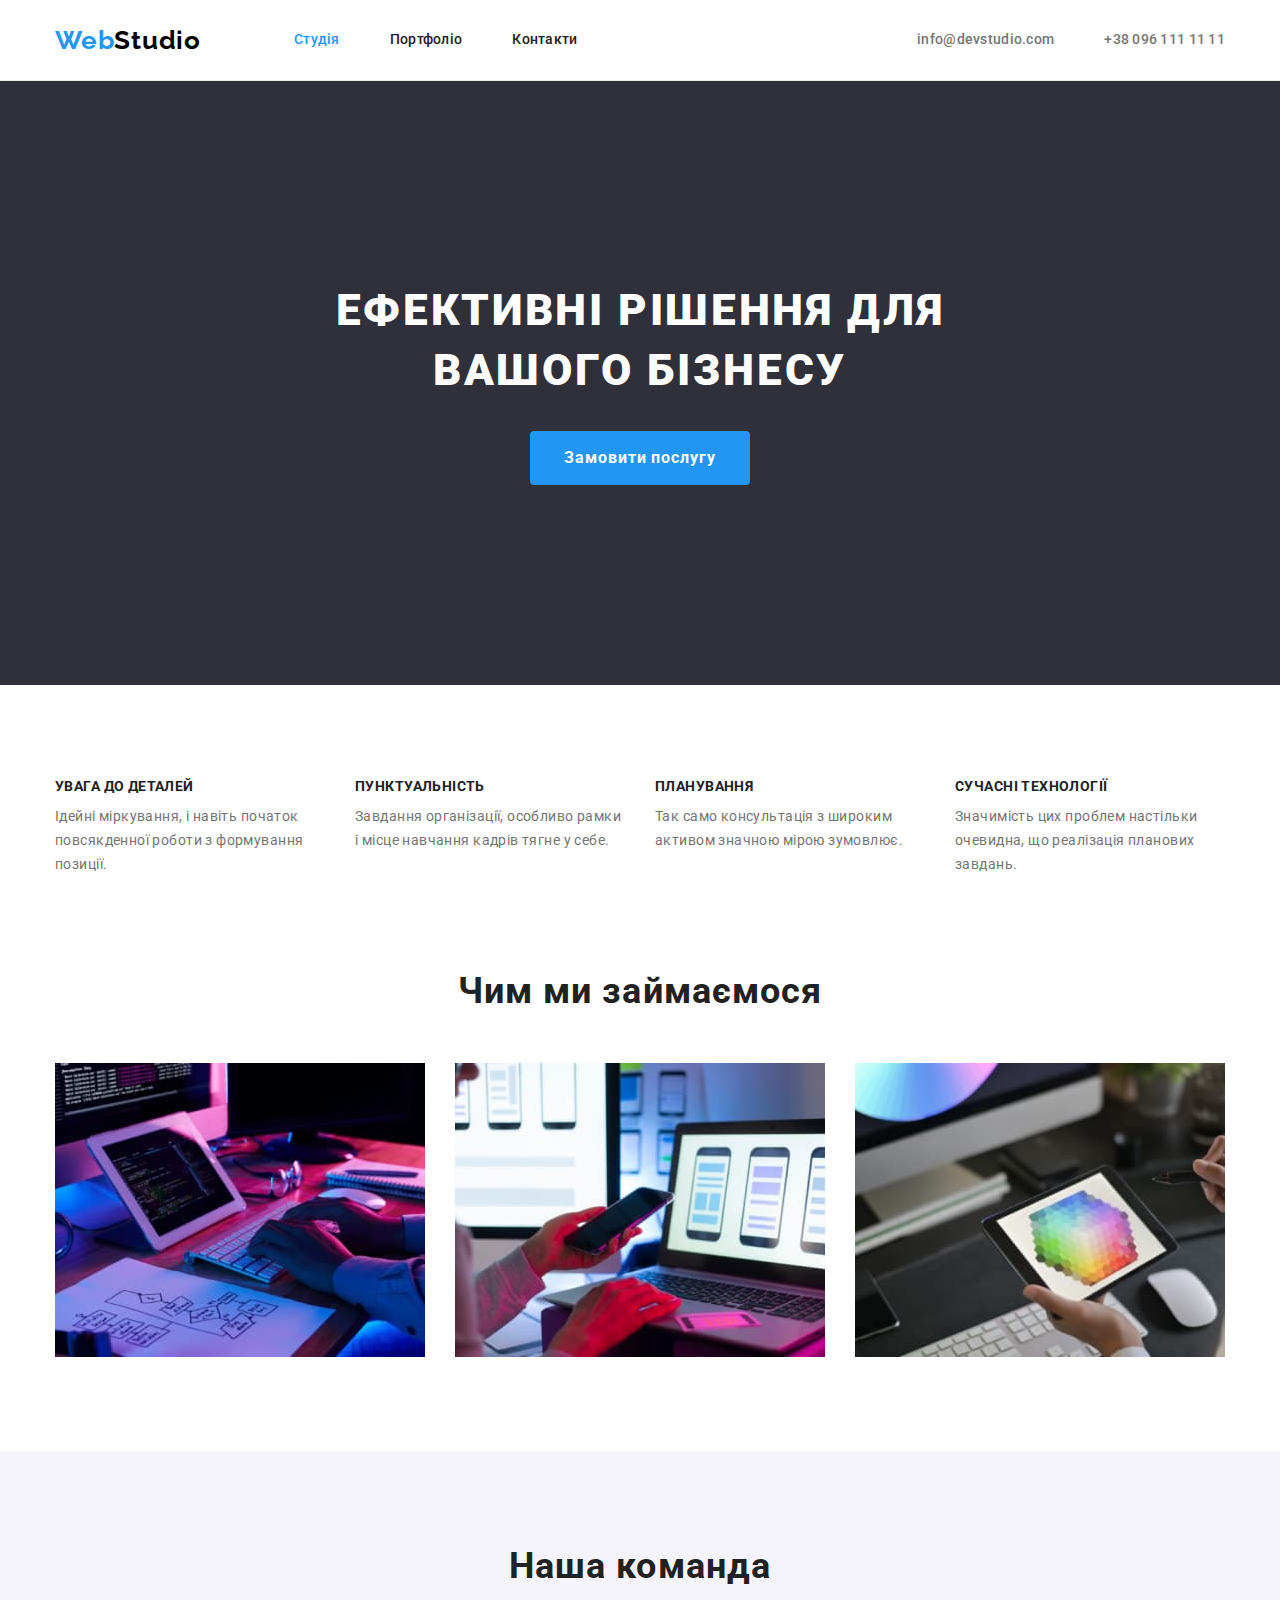
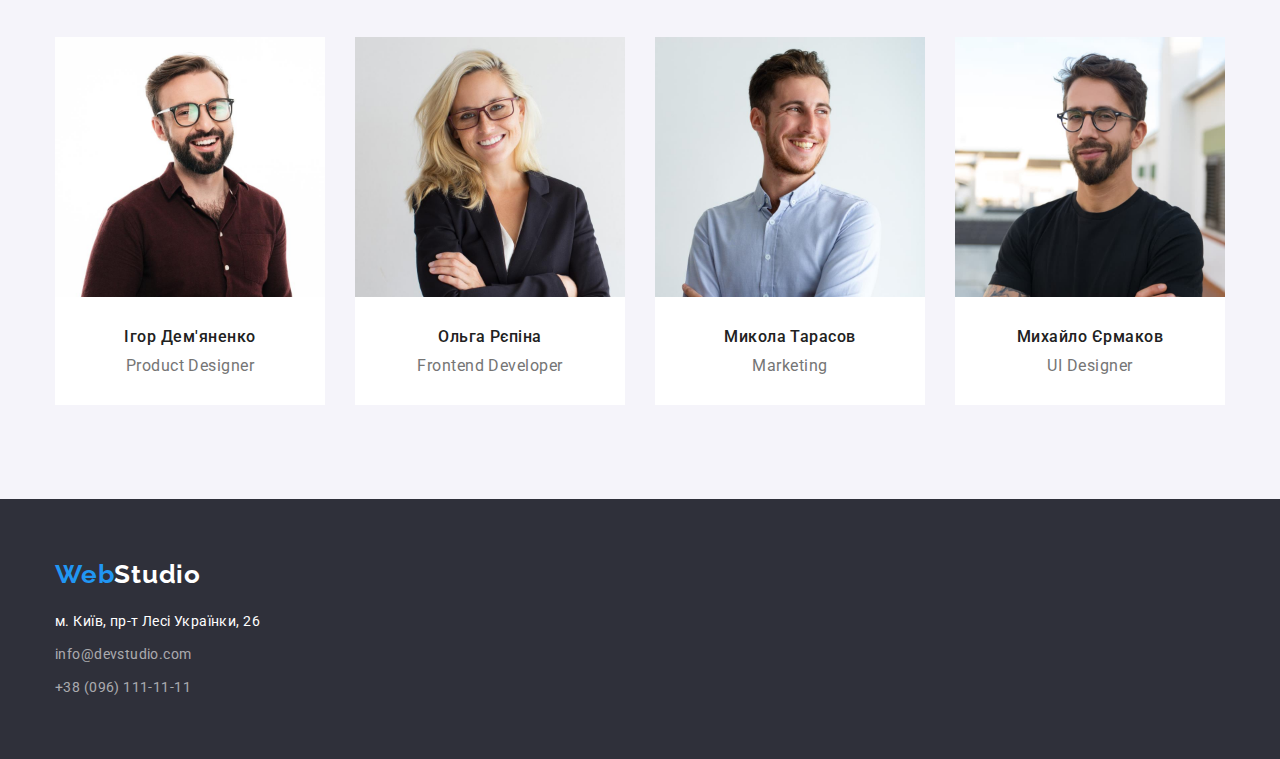
<file: index.html>
<!DOCTYPE html>
<html lang="uk">
  <head>
    <meta charset="UTF-8" />
    <meta http-equiv="X-UA-Compatible" content="IE=edge" />
    <meta name="viewport" content="width=device-width, initial-scale=1.0" />
    <title>Студія</title>
    <link
      rel="stylesheet"
      href="https://cdnjs.cloudflare.com/ajax/libs/modern-normalize/1.0.0/modern-normalize.min.css"
    />
    <link rel="preconnect" href="https://fonts.googleapis.com" />
    <link rel="preconnect" href="https://fonts.gstatic.com" crossorigin />
    <link
      href="https://fonts.googleapis.com/css2?family=Raleway:wght@700&family=Roboto:wght@400;500;700;900&display=swap"
      rel="stylesheet"
    />
    <link rel="stylesheet" href="./css/styles.css" />
  </head>
  <body>
    <header class="header-navigation">
      <div class="container flex">
        <!-- logo -->
        <a href="./index.html" class="header-navigation-logo"
          >Web<span class="logo-black">Studio</span></a
        >
        <!-- Меню навігації по інших сторінках -->
        <nav>
          <ul class="header-list list">
            <li class="header-item">
              <a class="link current" href="./index.html">Студія</a>
            </li>
            <li class="header-item">
              <a class="link" href="./portfolio.html">Портфоліо</a>
            </li>
            <li class="header-item">
              <a class="link" href="#">Контакти</a>
            </li>
          </ul>
        </nav>

        <ul class="header-contact list">
          <li class="header-item">
            <!-- Посилання на адресу електронної пошти  -->
            <a class="header-mail" href="mailto:info@devstudio.com"
              >info@devstudio.com</a
            >
          </li>
          <li class="header-item">
            <!-- Посилання на телефонний номер -->
            <a class="header-phone" href="tel:+380961111111"
              >+38 096 111 11 11</a
            >
          </li>
        </ul>
      </div>
    </header>
    <!-- Унікальний контент сторінки -->
    <main class="main">
      <!-- Секція 1 hero-->
      <section class="hero">
        <div class="container">
          <h1 class="hero-title">Ефективні рішення для вашого бізнесу</h1>
          <button class="hero-button" type="button">Замовити послугу</button>
        </div>
      </section>
      <!-- Секція 2 feature-->

      <section class="feature section">
        <div class="container">
          <h2 class="visually-hidden">Наші особливості</h2>
          <ul class="feature-list list">
            <li class="feature-item">
              <h3 class="feature-title">Увага до деталей</h3>
              <p class="feature-text">
                Ідейні міркування, і навіть початок повсякденної роботи з
                формування позиції.
              </p>
            </li>
            <li class="feature-item">
              <h3 class="feature-title">Пунктуальність</h3>
              <p class="feature-text">
                Завдання організації, особливо рамки і місце навчання кадрів
                тягне у себе.
              </p>
            </li>
            <li class="feature-item">
              <h3 class="feature-title">Планування</h3>
              <p class="feature-text">
                Так само консультація з широким активом значною мірою зумовлює.
              </p>
            </li>
            <li class="feature-item">
              <h3 class="feature-title">Сучасні технології</h3>
              <p class="feature-text">
                Значимість цих проблем настільки очевидна, що реалізація
                планових завдань.
              </p>
            </li>
          </ul>
        </div>
      </section>
      <!-- Секція 3 activities-->

      <section class="activities section">
        <div class="container">
          <h2 class="activities-title">Чим ми займаємося</h2>
          <ul class="activities-list list">
            <li class="activities-item">
              <img
                class="activiti-foto"
                src="./images/imga.jpg"
                alt="Людина працює за ком'ютером"
                width="370"
              />
            </li>
            <li class="activities-item">
              <img
                class="activiti-foto"
                src="./images/imgb.jpg"
                alt="Людина тримає телефон"
                width="370"
              />
            </li>
            <li class="activities-item">
              <img
                class="activiti-foto"
                src="./images/imgc.jpg"
                alt="Людина працює на планщеті"
                width="370"
              />
            </li>
          </ul>
        </div>
      </section>
      <!-- Секція 4 workers -->
      <section class="worker section">
        <div class="container">
          <h2 class="worker2-title">Наша команда</h2>
          <ul class="worker-list list">
            <li class="worker-item">
              <img
                class="worker-foto"
                src="./images/1.jpg"
                alt="Молодий чоловік в окулярах"
                width="270"
              />
              <div class="worker-boxlist">
                <h3 class="worker-title">Ігор Дем'яненко</h3>
                <p class="worker-text">Product Designer</p>
              </div>
            </li>

            <li class="worker-item">
              <img
                class="worker-foto"
                src="./images/2.jpg"
                alt="Молода дівчина в окулярах"
                width="270"
              />
              <div class="worker-boxlist">
                <h3 class="worker-title">Ольга Рєпіна</h3>
                <p class="worker-text">Frontend Developer</p>
              </div>
            </li>
            <li class="worker-item">
              <img
                class="worker-foto"
                src="./images/3.jpg"
                alt="Молодий чоловік посміхається"
                width="270"
              />
              <div class="worker-boxlist">
                <h3 class="worker-title">Микола Тарасов</h3>
                <p class="worker-text">Marketing</p>
              </div>
            </li>

            <li class="worker-item">
              <img
                class="worker-foto"
                src="./images/4.jpg"
                alt="Молодий чоловік в окулярах"
                width="270"
              />
              <div class="worker-boxlist">
                <h3 class="worker-title">Михайло Єрмаков</h3>
                <p class="worker-text">UI Designer</p>
              </div>
            </li>
          </ul>
        </div>
      </section>
    </main>
    <!-- Підвал сторінки footer -->
    <footer class="footer">
      <div class="container">
        <a class="footer-logo" href="./index.html"
          >Web<span class="logo-wight">Studio</span></a
        >
        <address class="footer-address-list">
          <ul class="footer-list list">
            <li class="footer-item">
              <a
                class="footer-address"
                href="https://goo.gl/maps/cFj6b1vBH22CHA6d8"
                target="_blank"
                rel="noreferrer noopener"
                >м. Київ, пр-т Лесі Українки, 26</a
              >
            </li>
            <li class="footer-item">
              <a class="footer-mail" href="mailto:info@devstudio.com"
                >info@devstudio.com</a
              >
            </li>
            <li class="footer-item">
              <a class="footer-phone" href="tel:+380961111111"
                >+38 (096) 111-11-11</a
              >
            </li>
          </ul>
        </address>
      </div>
    </footer>
  </body>
</html>
</file>
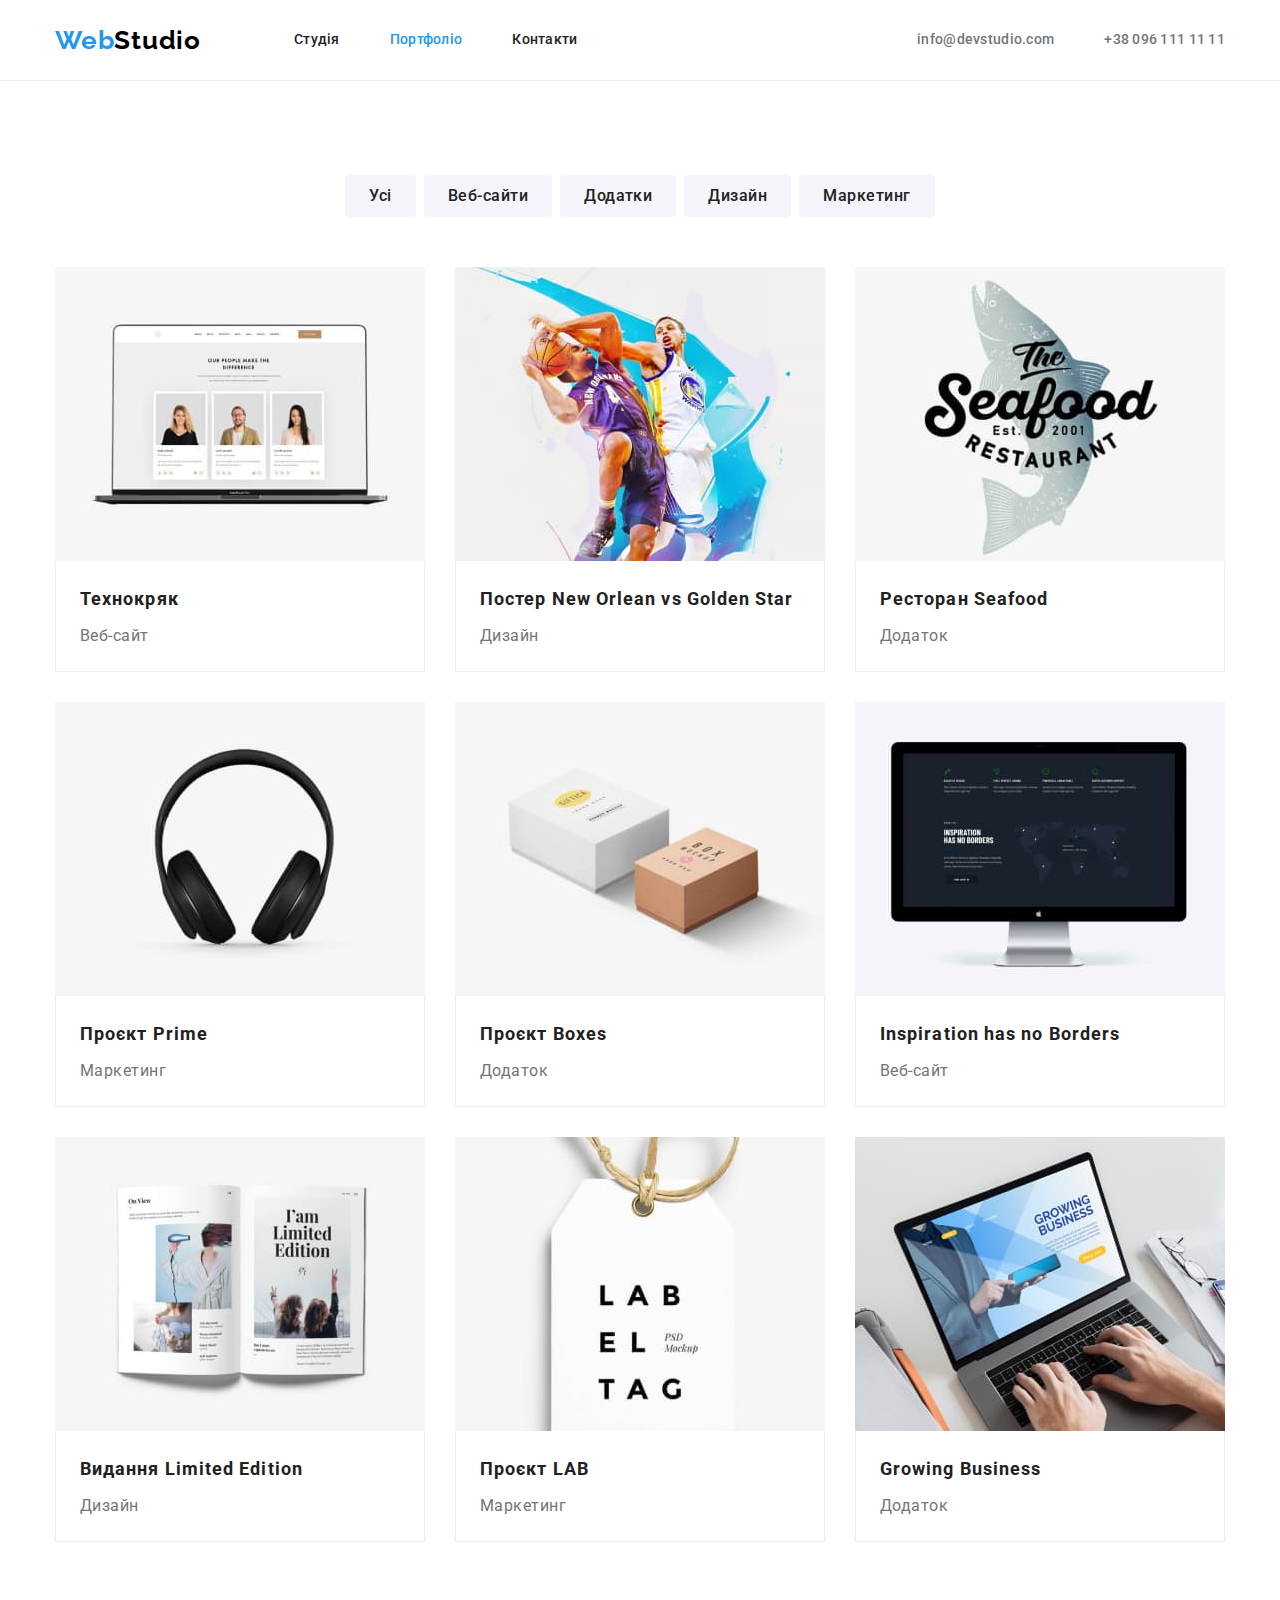
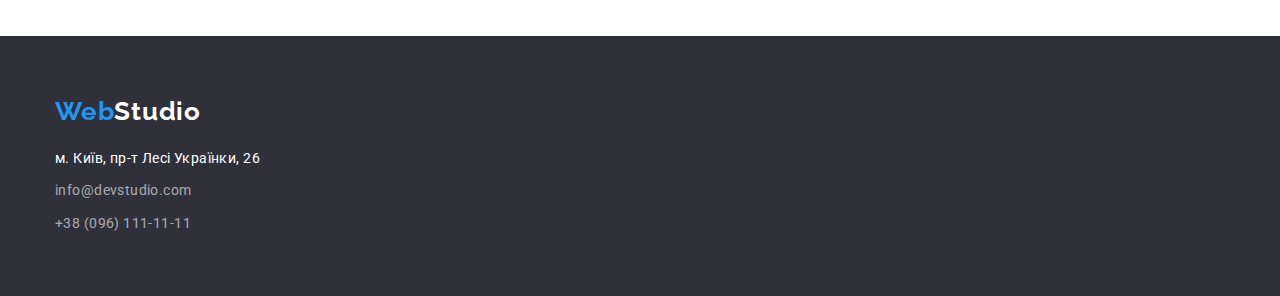
<file: portfolio.html>
<!DOCTYPE html>
<html lang="uk">
  <head>
    <meta charset="UTF-8" />
    <meta http-equiv="X-UA-Compatible" content="IE=edge" />
    <meta name="viewport" content="width=device-width, initial-scale=1.0" />
    <title>Портфоліо</title>
    <link
      rel="stylesheet"
      href="https://cdnjs.cloudflare.com/ajax/libs/modern-normalize/1.0.0/modern-normalize.min.css"
    />
    <link rel="preconnect" href="https://fonts.googleapis.com" />
    <link rel="preconnect" href="https://fonts.gstatic.com" crossorigin />
    <link
      href="https://fonts.googleapis.com/css2?family=Raleway:wght@700&family=Roboto:wght@400;500;700;900&display=swap"
      rel="stylesheet"
    />
    <link rel="stylesheet" href="./css/styles.css" />
  </head>
  <body>
    <header class="header-navigation">
      <div class="container flex">
        <!-- logo -->
        <a href="./index.html" class="header-navigation-logo"
          >Web<span class="logo-black">Studio</span></a
        >
        <!-- Меню навігації по інших сторінках -->
        <nav>
          <ul class="header-list list">
            <li class="header-item">
              <a class="link" href="./index.html">Студія</a>
            </li>
            <li class="header-item">
              <a class="link current" href="./portfolio.html">Портфоліо</a>
            </li>
            <li class="header-item">
              <a class="link" href="#">Контакти</a>
            </li>
          </ul>
        </nav>
        <ul class="header-contact list">
          <li class="header-item">
            <!-- Посилання на адресу електронної пошти  -->
            <a class="header-mail" href="mailto:info@devstudio.com"
              >info@devstudio.com</a
            >
          </li>
          <li class="header-item">
            <!-- Посилання на телефонний номер -->
            <a class="header-phone" href="tel:+380961111111"
              >+38 096 111 11 11</a
            >
          </li>
        </ul>
      </div>
    </header>
    <main class="body">
      <section class="workbtn section">
        <div class="container">
          <h1 class="visually-hidden">Портфоліо</h1>
          <!-- work link button -->
          <ul class="worklink-list list">
            <li class="worklink-item">
              <button class="worklink-btn" type="button">Усі</button>
            </li>
            <li class="worklink-item">
              <button class="worklink-btn" type="button">Веб-сайти</button>
            </li>
            <li class="worklink-item">
              <button class="worklink-btn" type="button">Додатки</button>
            </li>
            <li class="worklink-item">
              <button class="worklink-btn" type="button">Дизайн</button>
            </li>
            <li class="worklink-item">
              <button class="worklink-btn" type="button">Маркетинг</button>
            </li>
          </ul>
          <!-- Links to work -->
          <ul class="linkwork-list list">
            <li class="linkwork-item">
              <a class="linkwork-link" href="#"
                ><img
                  src="./images/imgportfolio1.jpg"
                  alt="Ноутбук"
                  width="370"
                />
                <div class="card-content">
                  <h2 class="linkwork-title">Технокряк</h2>
                  <p class="linkwork-text">Веб-сайт</p>
                </div>
              </a>
            </li>
            <li class="linkwork-item">
              <a class="linkwork-link" href="#"
                ><img
                  src="./images/imgportfolio2.jpg"
                  alt="два хлопці грають в баскетбол"
                  width="370"
                />
                <div class="card-content">
                  <h2 class="linkwork-title">
                    Постер New Orlean vs Golden Star
                  </h2>
                  <p class="linkwork-text">Дизайн</p>
                </div>
              </a>
            </li>
            <li class="linkwork-item">
              <a class="linkwork-link" href="#"
                ><img
                  src="./images/imgportfolio3.jpg"
                  alt="Логотип ресторану"
                  width="370"
                />
                <div class="card-content">
                  <h2 class="linkwork-title">Ресторан Seafood</h2>
                  <p class="linkwork-text">Додаток</p>
                </div>
              </a>
            </li>
            <li class="linkwork-item">
              <a class="linkwork-link" href="#"
                ><img
                  src="./images/imgportfolio4.jpg"
                  alt="Навушники"
                  width="370"
                />
                <div class="card-content">
                  <h2 class="linkwork-title">Проєкт Prime</h2>
                  <p class="linkwork-text">Маркетинг</p>
                </div>
              </a>
            </li>
            <li class="linkwork-item">
              <a class="linkwork-link" href="#"
                ><img
                  src="./images/imgportfolio5.jpg"
                  alt="Дві коробки"
                  width="370"
                />
                <div class="card-content">
                  <h2 class="linkwork-title">Проєкт Boxes</h2>
                  <p class="linkwork-text">Додаток</p>
                </div>
              </a>
            </li>
            <li class="linkwork-item">
              <a class="linkwork-link" href="#"
                ><img
                  src="./images/imgportfolio6.jpg"
                  alt="Моноблок"
                  width="370"
                />
                <div class="card-content">
                  <h2 class="linkwork-title">Inspiration has no Borders</h2>
                  <p class="linkwork-text">Веб-сайт</p>
                </div>
              </a>
            </li>
            <li class="linkwork-item">
              <a class="linkwork-link" href="#"
                ><img
                  src="./images/imgportfolio7.jpg"
                  alt="Книга"
                  width="370"
                />
                <div class="card-content">
                  <h2 class="linkwork-title">Видання Limited Edition</h2>
                  <p class="linkwork-text">Дизайн</p>
                </div>
              </a>
            </li>
            <li class="linkwork-item">
              <a class="linkwork-link" href="#"
                ><img
                  src="./images/imgportfolio8.jpg"
                  alt="Бейдж з написом"
                  width="370"
                />
                <div class="card-content">
                  <h2 class="linkwork-title">Проєкт LAB</h2>
                  <p class="linkwork-text">Маркетинг</p>
                </div>
              </a>
            </li>
            <li class="linkwork-item">
              <a class="linkwork-link" href="#"
                ><img
                  src="./images/imgportfolio9.jpg"
                  alt="Людина працює з ноутбуком"
                  width="370"
                />
                <div class="card-content">
                  <h2 class="linkwork-title">Growing Business</h2>
                  <p class="linkwork-text">Додаток</p>
                </div>
              </a>
            </li>
          </ul>
        </div>
      </section>
    </main>
    <!-- Підвал сторінки footer -->
    <footer class="footer">
      <div class="container">
        <a class="footer-logo" href="/"
          >Web<span class="logo-wight">Studio</span></a
        >
        <address class="footer-address-list">
          <ul class="footer-list list">
            <li class="footer-item">
              <a
                class="footer-address"
                href="https://goo.gl/maps/cFj6b1vBH22CHA6d8"
                target="_blank"
                rel="noreferrer noopener"
                >м. Київ, пр-т Лесі Українки, 26</a
              >
            </li>
            <li class="footer-item">
              <a class="footer-mail" href="mailto:info@devstudio.com"
                >info@devstudio.com</a
              >
            </li>
            <li class="footer-item">
              <a class="footer-phone" href="tel:+380961111111"
                >+38 (096) 111-11-11</a
              >
            </li>
          </ul>
        </address>
      </div>
    </footer>
  </body>
</html>
</file>
<file: css/styles.css>
:root {
  --primary-text-color: #757575;
  --title-text-color: #212121;
  --accent-color: #2196f3;
  --accent2-color: #ffffff;
  --header-background: #ffffff;
  --footer-background: #2f303a;
  --body-background-color: #ffffff;
  --section4-background: #f5f4fa;
  --sectionhero-color: #ffffff;
  --section1-title-color: #ffffff;
  --section3-background-color: #f5f5f5;
  --section31-background-color: #f5f4fa;
  --section1-background: #2f303a;
  --logo1-color: #2196f3;
  --logo2-color: #000000;
  --logo3-color: #ffffff;
  --footercontact-color: rgba(255, 255, 255, 0.6);
  --activ-accent-color: #188ce8;
  --linkwork-list-gap: 15px;
  --border-color: #eeeeee;
}
body {
  font-family: "Roboto", "Raleway", sans-serif;
  background-color: #ffffff;
  color: #757575;
}
*,
::after,
::before {
  box-sizing: border-box;
}
/*-----------------Утилиты list---------------*/
.list {
  padding: 0;
  margin: 0;
  list-style: none;
}
.link {
  text-decoration: none;
}
.linkwork-link {
  text-decoration: none;
}
/*.reset*/
p,
h1,
h2,
h3,
h4,
h5,
h6 {
  margin: 0;
}
ul,
ol {
  margin: 0;
  padding-left: 0;
}
a {
  text-decoration: none;
}
img {
  display: block;
  max-width: 100%;
  height: auto;
}
.container {
  margin-left: auto;
  margin-right: auto;
  display: block;
  width: 1200px;
  padding-left: 15px;
  padding-right: 15px;
  /*outline: 1px solid tomato;*/
}
.section {
  padding: 94px 0;
}
/*-----------------page-header----------------*/
.header-navigation {
  display: flex;
  align-items: center;
  border-bottom: 1px solid #ececec;
}
.flex {
  display: flex;
  align-items: center;
}

.header-list {
  display: flex;
  margin-left: auto;
}
.header-contact {
  display: flex;
  margin-left: auto;
}
.header-item:not(:last-child) {
  margin-right: 50px;
}
.header-navigation-logo {
  font-family: "Raleway", sans-serif;
  font-style: normal;
  font-weight: 700;
  font-size: 26px;
  line-height: 1.19;
  letter-spacing: 0.03em;
  color: var(--accent-color);
  text-decoration: none;
  margin-right: 93px;
}
.logo-black {
  color: var(--logo2-color);
}
.header-list .link {
  display: inline-block;
  font-style: normal;
  font-weight: 500;
  font-size: 14px;
  line-height: 1.14;
  letter-spacing: 0.02em;
  color: var(--title-text-color);
  padding-top: 32px;
  padding-bottom: 32px;
}
.header-list .link:hover,
.header-list .link:focus {
  color: var(--accent-color);
}
.header-mail {
  display: inline-block;
  font-style: normal;
  font-weight: 500;
  font-size: 14px;
  line-height: 1.14;
  letter-spacing: 0.02em;
  color: var(--primary-text-color);
  text-decoration: none;
  padding-top: 32px;
  padding-bottom: 32px;
}
.header-mail:hover,
.header-mail:focus {
  color: var(--accent-color);
}
.header-phone {
  display: inline-block;
  font-style: normal;
  font-weight: 500;
  font-size: 14px;
  line-height: 1.14;
  letter-spacing: 0.02em;
  color: var(--primary-text-color);
  text-decoration: none;
  padding-top: 32px;
  padding-bottom: 32px;
}
.header-phone:hover,
.header-phone:focus {
  color: var(--accent-color);
}
/*-----------------page-footer---------------*/
.footer {
  background: var(--footer-background);
  padding-top: 60px;
  padding-bottom: 60px;
}
.footer-logo {
  font-family: "Raleway", sans-serif;
  font-style: normal;
  font-weight: 700;
  font-size: 26px;
  line-height: 1.19;
  letter-spacing: 0.03em;
  color: var(--accent-color);
  text-decoration: none;
}
.footer-address-list {
  margin-top: 20px;
}
.footer-item:not(:first-child) {
  margin-top: 9px;
}
.footer-address {
  font-style: normal;
  font-size: 14px;
  line-height: 1.71;
  letter-spacing: 0.03em;

  color: #ffffff;
  text-decoration: none;
}
.footer-address:hover,
.footer-address:focus {
  color: var(--accent-color);
}
.footer-mail {
  font-style: normal;
  font-size: 14px;
  line-height: 1.71;
  letter-spacing: 0.03em;
  color: var(--footercontact-color);
  text-decoration: none;
}
.footer-mail:hover,
.footer-mail:focus {
  color: var(--accent-color);
}
.footer-phone {
  font-style: normal;
  font-size: 14px;
  line-height: 1.71;
  letter-spacing: 0.03em;

  color: var(--footercontact-color);
  text-decoration: none;
}
.footer-phone:hover,
.footer-phone:focus {
  color: var(--accent-color);
}
.logo-wight {
  color: var(--logo3-color);
}
/*-----------------page-1--------------------*/
.header-list .link.current {
  color: var(--accent-color);
}
/*-----------------page-main-----------------*/
.mane {
  background: var(--body-background);
}
/*-----------------section-hero--------------*/
.hero {
  background: var(--section1-background);
  text-align: center;
  padding: 200px 0;
}
.hero-title {
  font-style: normal;
  font-weight: 900;
  font-size: 44px;
  line-height: 1.36;
  letter-spacing: 0.06em;
  text-transform: uppercase;
  color: var(--section1-title-color);
  max-width: 696px;
  margin: 0 auto;
}
.hero-button {
  border-radius: 4px;
  padding: 10px 32px;
  font-family: inherit;
  font-style: normal;
  font-weight: 700;
  font-size: 16px;
  line-height: 1.88;
  text-align: center;
  letter-spacing: 0.06em;
  color: var(--section1-title-color);
  background: var(--accent-color);
  cursor: pointer;
  margin-top: 30px;
  border-color: transparent;
}
.hero-button:hover,
.hero-button:focus {
  color: var(--accent2-color);
  background: var(--activ-accent-color);
}
/*-----------------section-feature-----------*/
.feature + .section {
  padding-top: 0;
}
.feature-list {
  display: flex;
  gap: 30px;
}
.feature-item {
  flex-basis: calc((100% - 3 * 30px) / 4);
}
.feature-item:first-child {
  margin-right: 0;
}
.feature-title {
  font-weight: 700;
  font-size: 14px;
  line-height: 1.14;
  letter-spacing: 0.03em;
  text-transform: uppercase;
  color: var(--title-text-color);
  margin-bottom: 10px;
}
.feature-text {
  font-size: 14px;
  line-height: 1.71;
  letter-spacing: 0.03em;
}
/*-----------------section-activities--------*/
.activities-list {
  display: flex;
  gap: 30px;
}
.activities-title {
  font-weight: 700;
  font-size: 36px;
  line-height: 1.17;
  text-align: center;
  letter-spacing: 0.03em;
  color: var(--title-text-color);
  margin-bottom: 50px;
}

/*-----------------section-workers-----------*/

.worker {
  background: var(--section31-background-color);
}
.worker-list {
  display: flex;
  gap: 30px;
}
.worker-boxlist {
  padding-top: 30px;
  padding-bottom: 30px;
}
.worker-item {
  background-color: var(--body-background-color);
}

.worker-item:first-child {
  margin-right: 0;
}

.worker2-title {
  margin-bottom: 50px;
  font-weight: 700;
  font-size: 36px;
  line-height: 1.17;
  text-align: center;
  letter-spacing: 0.03em;
  color: var(--title-text-color);
}
.worker-title {
  font-weight: 500;
  font-size: 16px;
  line-height: 1.19;
  text-align: center;
  letter-spacing: 0.03em;
  margin-bottom: 10px;

  color: var(--title-text-color);
}
.worker-text {
  font-size: 16px;
  line-height: 1.19;
  text-align: center;
  letter-spacing: 0.03em;
}
/*-----------------page-2--------------------*/
/*------------------work link button------------------------*/
.worklink-list {
  display: flex;
  justify-content: center;
}
.worklink-item:not(:last-child) {
  margin-right: 8px;
}

.worklink-btn {
  border-radius: 4px;
  padding: 6px 22px;
  font-style: normal;
  font-weight: 500;
  font-family: inherit;
  font-size: 16px;
  line-height: 1.62;
  cursor: pointer;
  letter-spacing: 0.03em;
  text-align: center;
  color: var(--title-text-color);
  background-color: var(--section4-background);
  border-color: transparent;
}

.worklink-btn:hover,
.worklink-btn:focus {
  background: var(--accent-color);
  color: var(--header-background);
}
.card-content {
  padding: 20px 24px;
  border-left: 1px solid var(--border-color);
  border-bottom: 1px solid var(--border-color);
  border-right: 1px solid var(--border-color);
}
/*-----------------Links to work-------------*/
.linkwork-list {
  display: flex;
  flex-wrap: wrap;
  gap: 30px;
  flex-basis: calc((100% - 2 * 30px) / 3);
  margin-top: 50px;
}

.linkwork-title {
  font-size: 18px;
  line-height: 2;
  letter-spacing: 0.06em;
  cursor: pointer;
  color: var(--title-text-color);
  margin-bottom: 4px;
}
.linkwork-text {
  font-size: 16px;
  line-height: 1.87;
  letter-spacing: 0.03em;
  color: var(--primary-text-color);
}

/*-----------------work----------------------*/
.visually-hidden {
  position: absolute;
  white-space: nowrap;
  width: 1px;
  height: 1px;
  overflow: hidden;
  border: 0;
  padding: 0;
  clip: rect(0 0 0 0);
  clip-path: inset(50%);
  margin: -1px;
}
</file>
